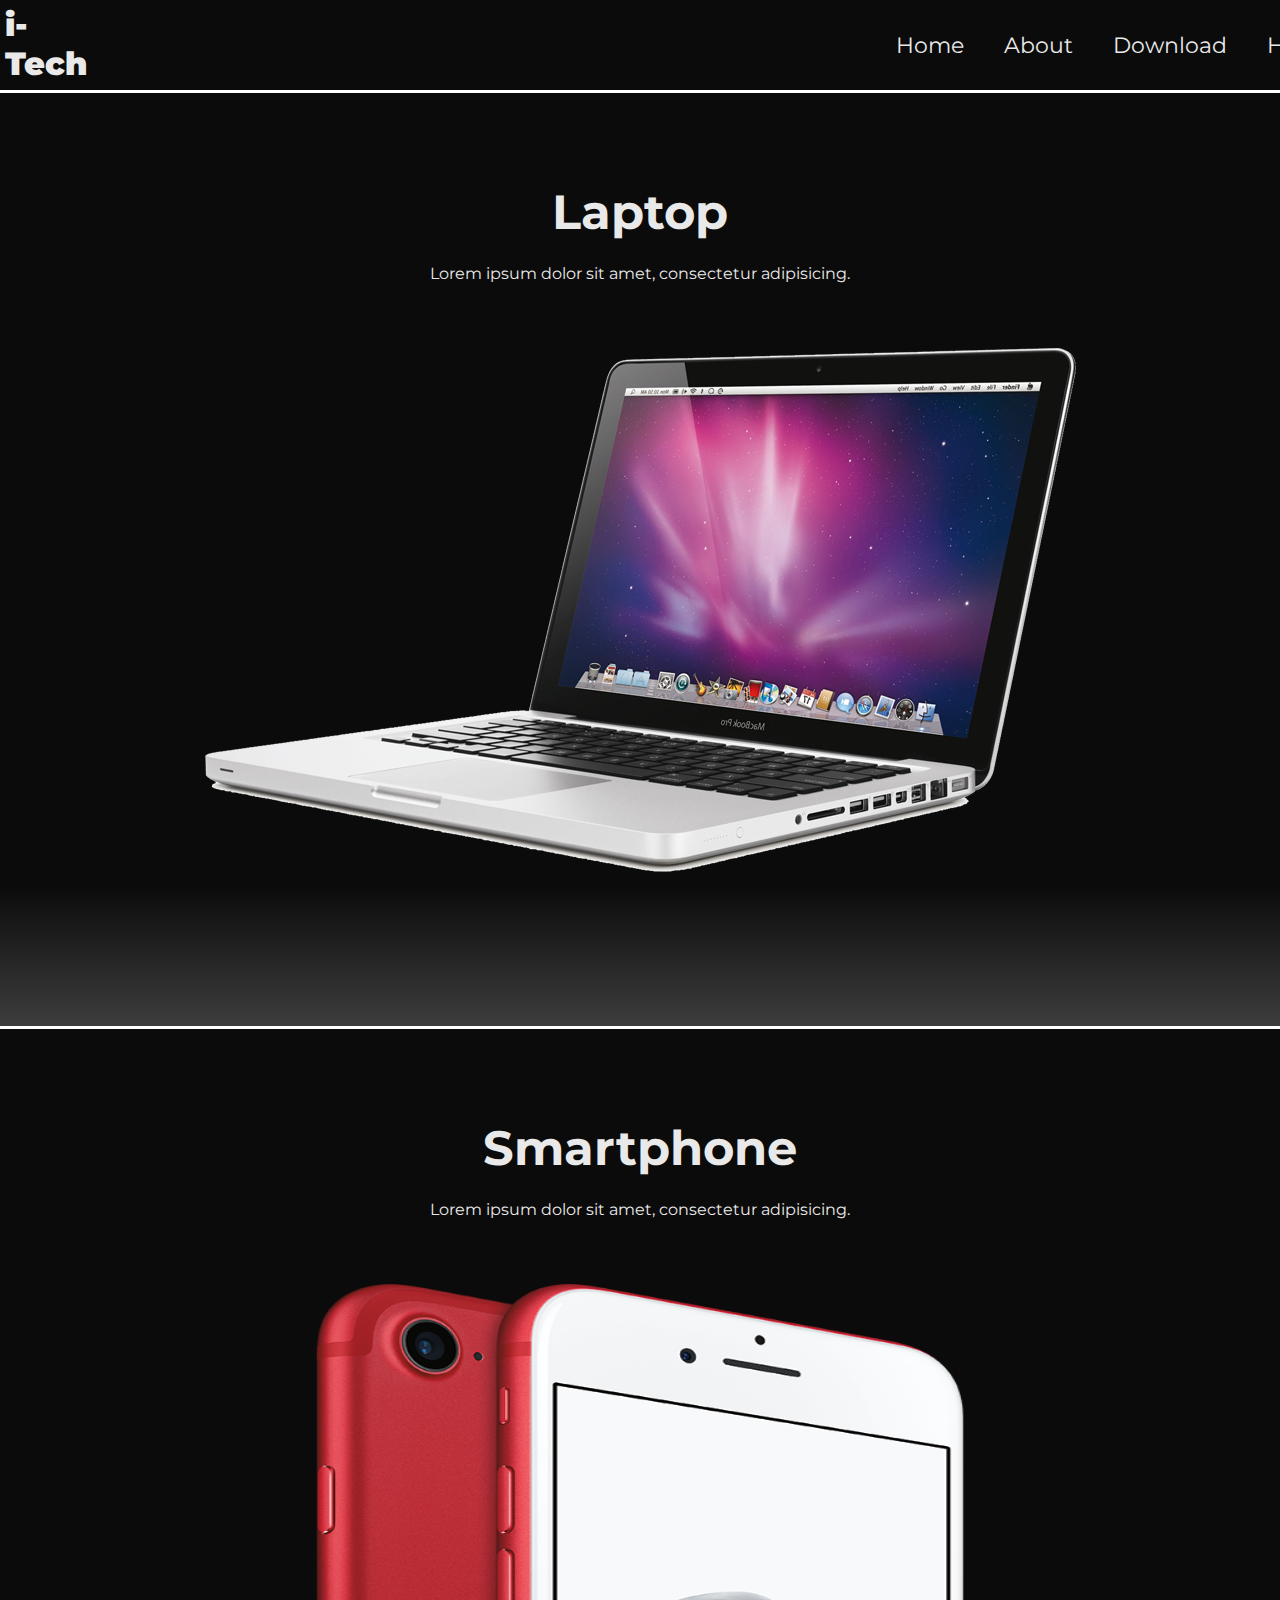
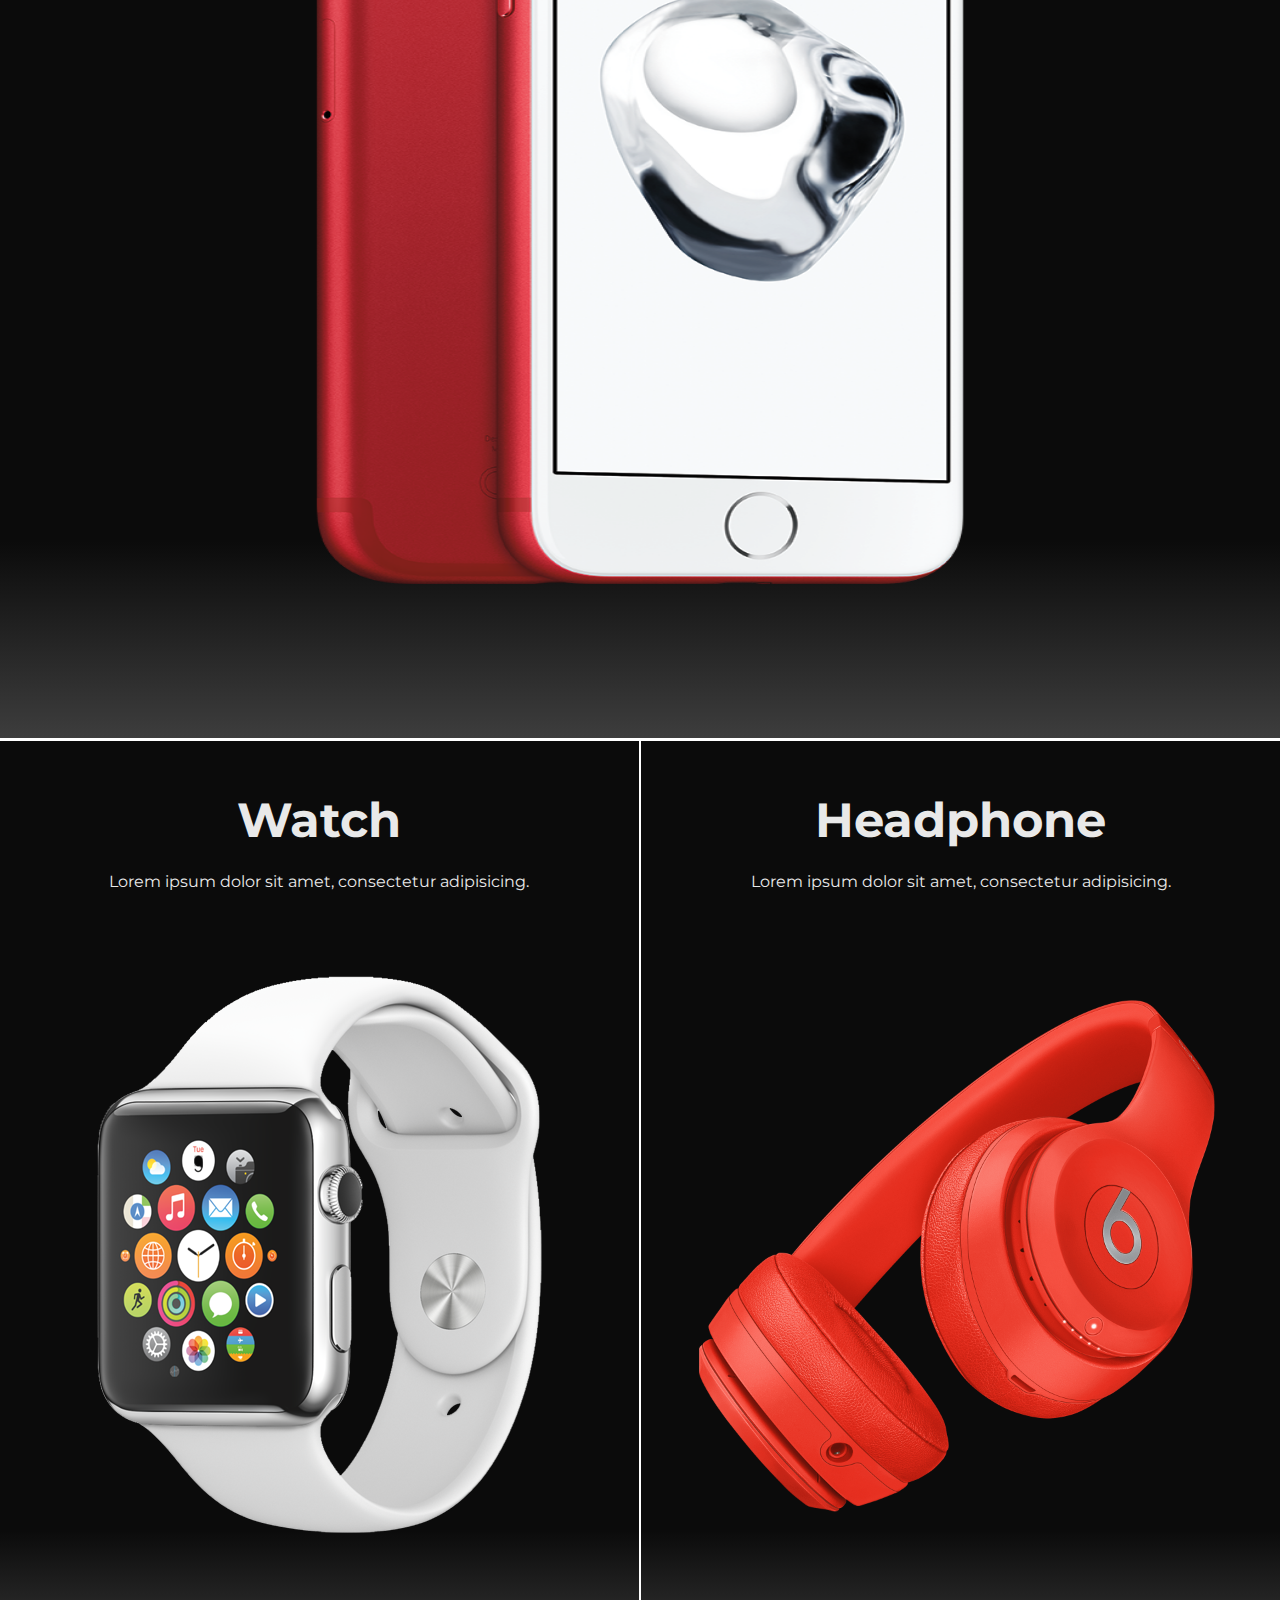
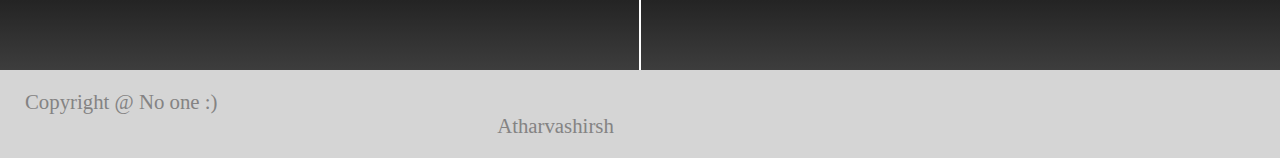
<file: Task1/index.html>
<!DOCTYPE html>
<html lang="en">
    <head>
        <meta charset="UTF-8" />
        <meta http-equiv="X-UA-Compatible" content="IE=edge" />
        <meta name="viewport" content="width=device-width, initial-scale=1.0" />
        <title>Landing page</title>

        <!-- CSS Linking -->
        <link rel="stylesheet" href="styles.css" />

        <!-- Fonts Linking -->
        <link rel="preconnect" href="https://fonts.googleapis.com" />
        <link rel="preconnect" href="https://fonts.gstatic.com" crossorigin />
        <link href="https://fonts.googleapis.com/css2?family=Montserrat:wght@100;400;900&display=swap" rel="stylesheet" />
    </head>
    <body>
        <nav>
            <h5>i-Tech</h5>
            <div class="links">
                <p>Home</p>
                <p>About</p>
                <p>Download</p>
                <p>Help</p>
            </div>
        </nav>
        <div class="products">
            <div class="laptop top items">
                <h1>Laptop</h1>
                <p>Lorem ipsum dolor sit amet, consectetur adipisicing.</p>
                <img src="images/laptop.png" alt="laptop" />
            </div>
            <div class="phone top items">
                <h1>Smartphone</h1>
                <p>Lorem ipsum dolor sit amet, consectetur adipisicing.</p>
                <img src="images/phone.png" alt="phone" width="700px" height="900px" />
            </div>
            <div class="bottomitems">
                <div class="watch bottom items">
                    <h1>Watch</h1>
                    <p>Lorem ipsum dolor sit amet, consectetur adipisicing.</p>
                    <img src="images/watch.png" alt="watch" width="600px" height="600px" />
                </div>
                <div class="headphone bottom items">
                    <h1>Headphone</h1>
                    <p>Lorem ipsum dolor sit amet, consectetur adipisicing.</p>
                    <img src="images/headphone.png" alt="headphone" width="600px" height="600px" />
                </div>
            </div>
        </div>

        <footer>
            <div class="ending">
                <p class="start">Copyright @ No one :)</p>
                <p class="end">Atharvashirsh</p>
            </div>
        </footer>
    </body>
</html>
</file>
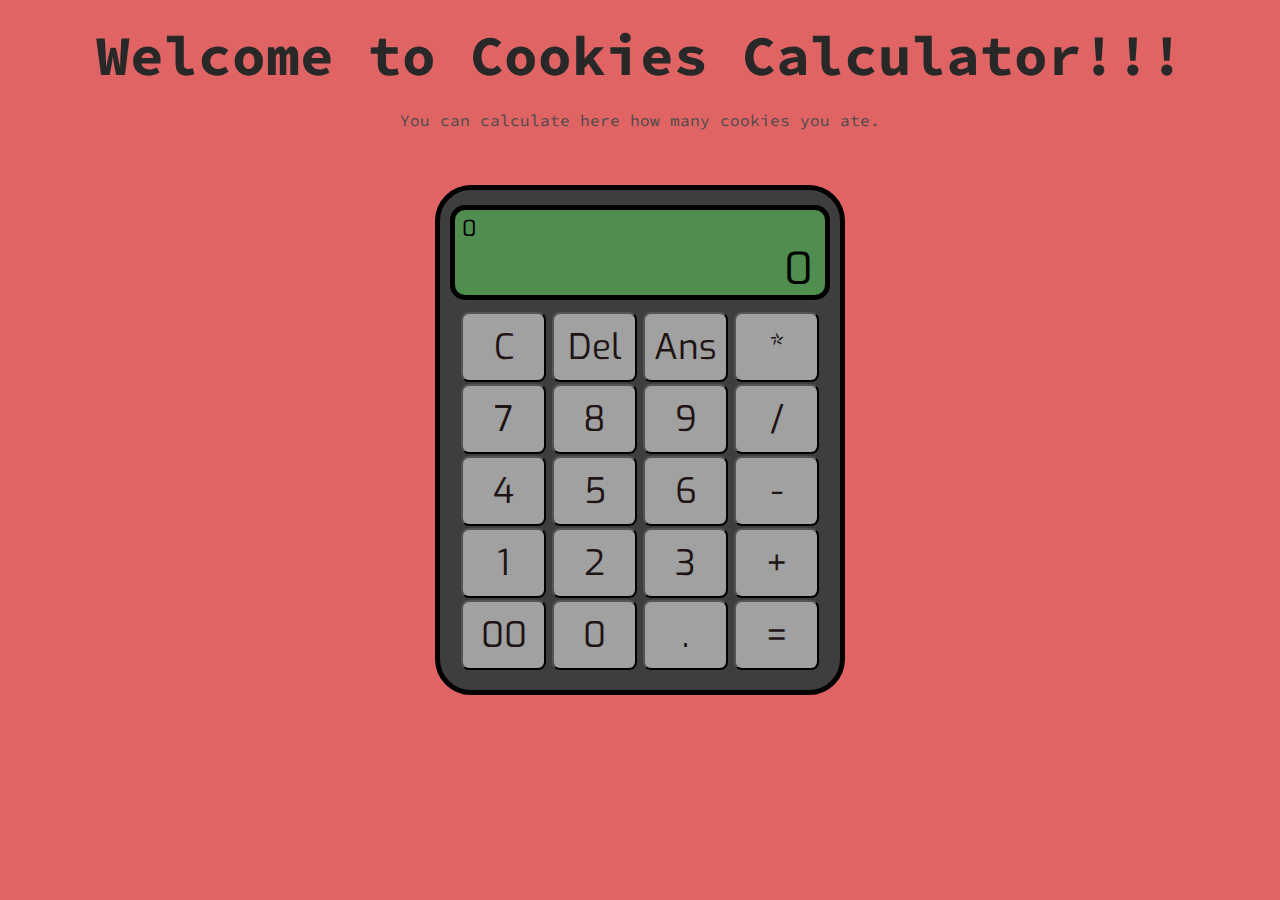
<file: Task2/index.html>
<!DOCTYPE html>
<html lang="en">
    <head>
        <meta charset="UTF-8" />
        <meta http-equiv="X-UA-Compatible" content="IE=edge" />
        <meta name="viewport" content="width=device-width, initial-scale=1.0" />

        <!-- CSS Linking -->
        <link rel="stylesheet" href="styles.css" />

        <!-- Favicon Linking -->
        <link rel="shortcut icon" href="Images/favicon.ico" type="image/x-icon" />

        <!-- Fonts Linking -->
        <link rel="preconnect" href="https://fonts.googleapis.com" />
        <link rel="preconnect" href="https://fonts.gstatic.com" crossorigin />
        <link href="https://fonts.googleapis.com/css2?family=Source+Code+Pro:wght@900&display=swap" rel="stylesheet" />

        <!-- Title -->
        <title>Cookies Calculator</title>
    </head>
    <body>
        <!-- Images Linking
        <img src="/Images/presents.png" alt="gifts.png" width="500px" id="gift-image" />
        <img src="/Images/santa-hat.png" alt="santa-hat.png" width="100px" id="hat-image" />
        <img src="/Images/smile.png" alt="cookie.png" width="150px" id="cookie-image" />
        <img src="/Images/snowman.png" alt="snowman.png" width="450px" id="snowman-image" /> -->

        <h1>Welcome to Cookies Calculator!!!</h1>
        <p>You can calculate here how many cookies you ate.</p>
        <div class="box">
            <div class="display">
                <input disabled type="text" name="input" id="inputscr" class="inputscr" />
                <input disabled type="text" name="output" id="outputscr" class="outputscr" />
            </div>
            <div class="keypad">
                <table>
                    <tr>
                        <td>
                            <button type="button" name="C" class="buttons" value="C">C</button>
                        </td>
                        <td>
                            <button type="button" name="Del" class="buttons" value="Del">Del</button>
                        </td>
                        <td>
                            <button type="button" name="()" class="buttons" value="()">Ans</button>
                        </td>
                        <td>
                            <button type="button" name="*" class="buttons" value="*">*</button>
                        </td>
                    </tr>

                    <tr>
                        <td>
                            <button type="button" name="7" value="7" class="buttons">7</button>
                        </td>

                        <td>
                            <button type="button" name="8" value="8" class="buttons">8</button>
                        </td>

                        <td>
                            <button type="button" name="9" value="9" class="buttons">9</button>
                        </td>
                        <td>
                            <button type="button" name="/" class="buttons">/</button>
                        </td>
                    </tr>
                    <tr>
                        <td>
                            <button type="button" name="4" value="4" class="buttons">4</button>
                        </td>

                        <td>
                            <button type="button" name="5" value="5" class="buttons">5</button>
                        </td>

                        <td>
                            <button type="button" name="6" value="6" class="buttons">6</button>
                        </td>

                        <td>
                            <button type="button" name="-" class="buttons">-</button>
                        </td>
                    </tr>

                    <tr>
                        <td>
                            <button type="button" name="1" value="1" class="buttons">1</button>
                        </td>
                        <td>
                            <button type="button" name="2" value="2" class="buttons">2</button>
                        </td>

                        <td>
                            <button type="button" name="3" value="3" class="buttons">3</button>
                        </td>
                        <td>
                            <button type="button" name="+" class="buttons">+</button>
                        </td>
                    </tr>

                    <tr>
                        <td>
                            <button type="button" name="00" value="00" class="buttons">00</button>
                        </td>
                        <td>
                            <button type="button" name="0" value="0" class="buttons">0</button>
                        </td>

                        <td>
                            <button type="button" name="." class="buttons">.</button>
                        </td>

                        <td>
                            <button type="button" name="=" class="buttons">=</button>
                        </td>
                    </tr>
                </table>
            </div>
        </div>
    </body>
    <!-- JavaScript Linking -->
    <script src="script.js"></script>
</html>
</file>
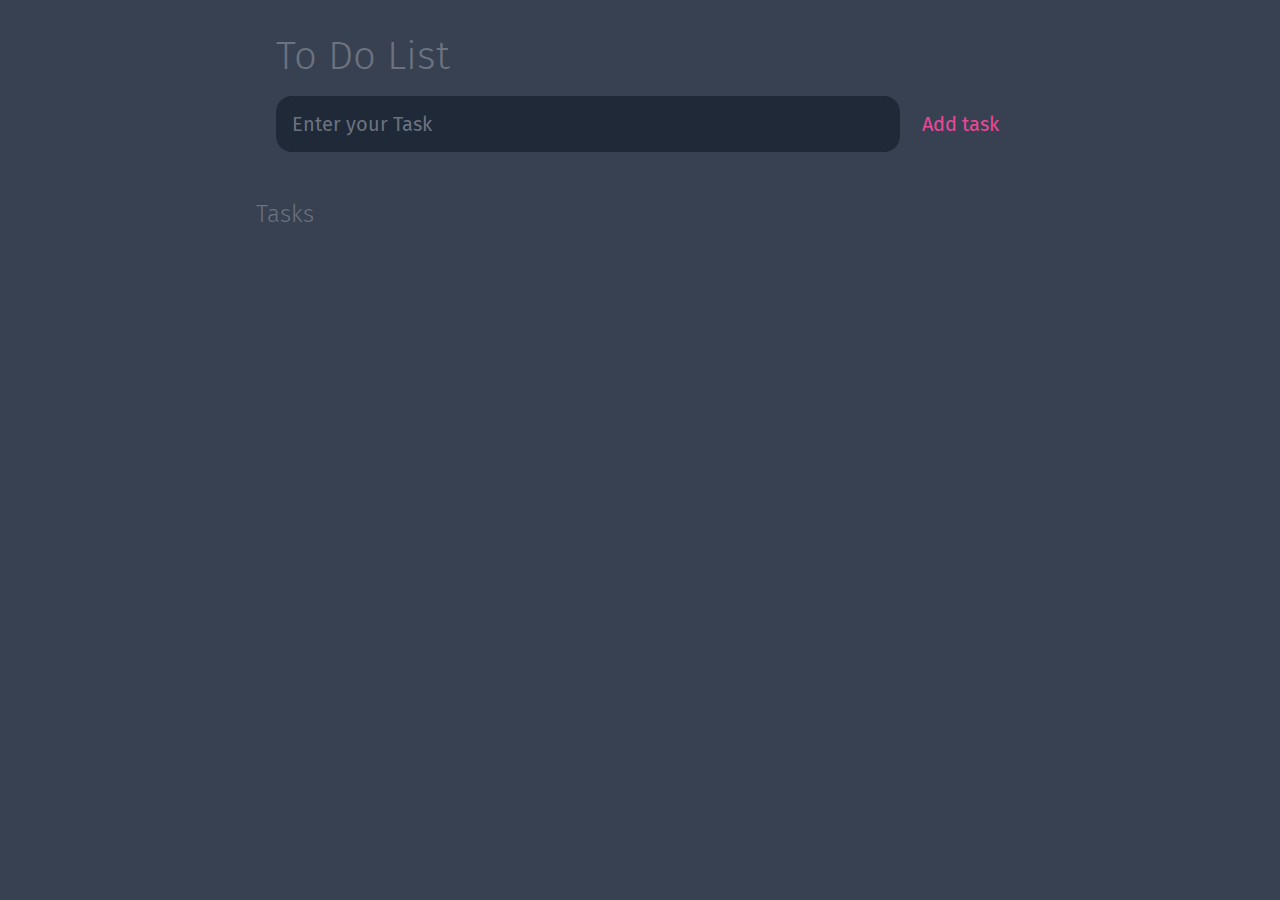
<file: Task3/index.html>
<!DOCTYPE html>
<html lang="en">
    <head>
        <meta charset="UTF-8" />
        <meta http-equiv="X-UA-Compatible" content="IE=edge" />
        <meta name="viewport" content="width=device-width, initial-scale=1.0" />
        <link rel="preconnect" href="https://fonts.googleapis.com" />
        <link rel="preconnect" href="https://fonts.gstatic.com" crossorigin />
        <link href="https://fonts.googleapis.com/css2?family=Fira+Sans&display=swap" rel="stylesheet" />
        <title>ToDo List</title>
        <link rel="stylesheet" href="styles.css" />
    </head>
    <body>
        <header>
            <h1>To Do List</h1>
            <form id="new-task-form">
                <input type="text" id="new-task-input" placeholder="Enter your Task" />
                <input type="submit" id="new-task-submit" value="Add task" />
            </form>
        </header>

        <main>
            <section class="task-list">
                <h2>Tasks</h2>
                <div id="tasks"></div>
            </section>
        </main>
    </body>
    <script src="script.js"></script>
</html>
</file>
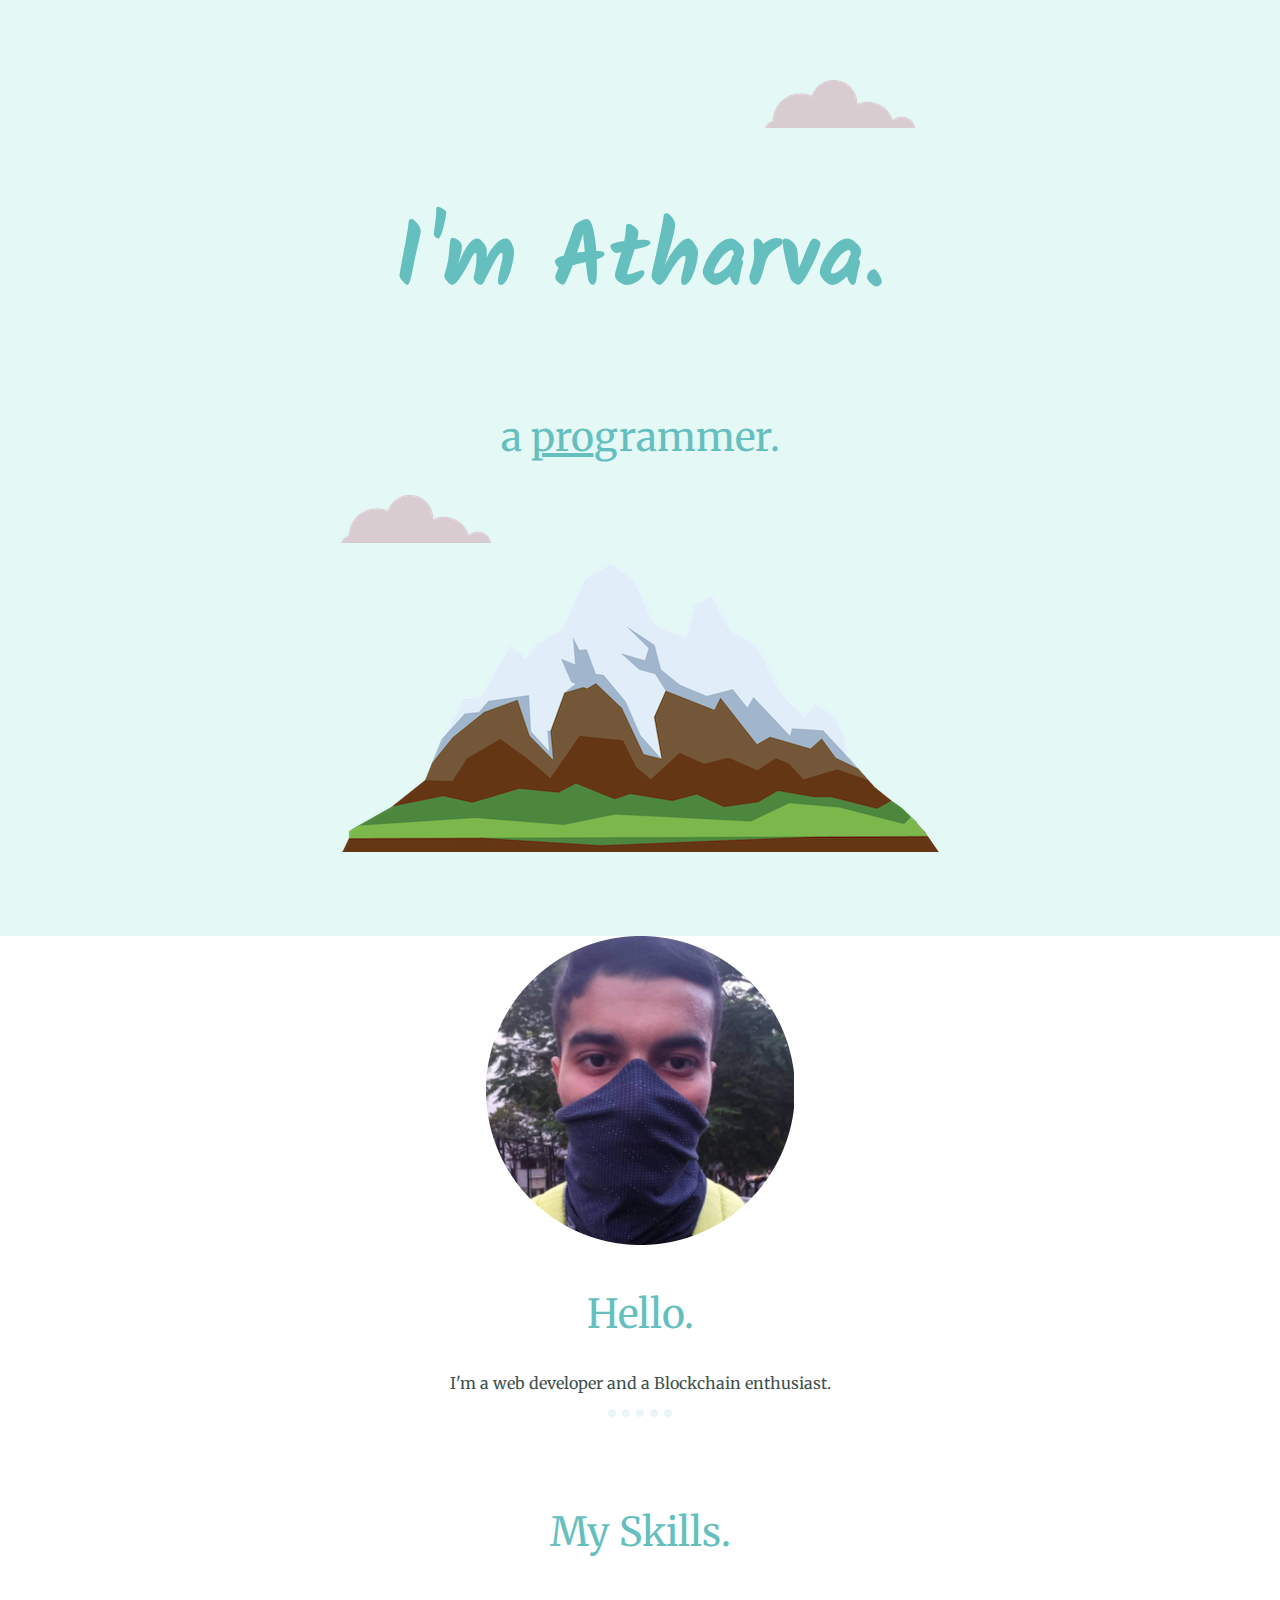
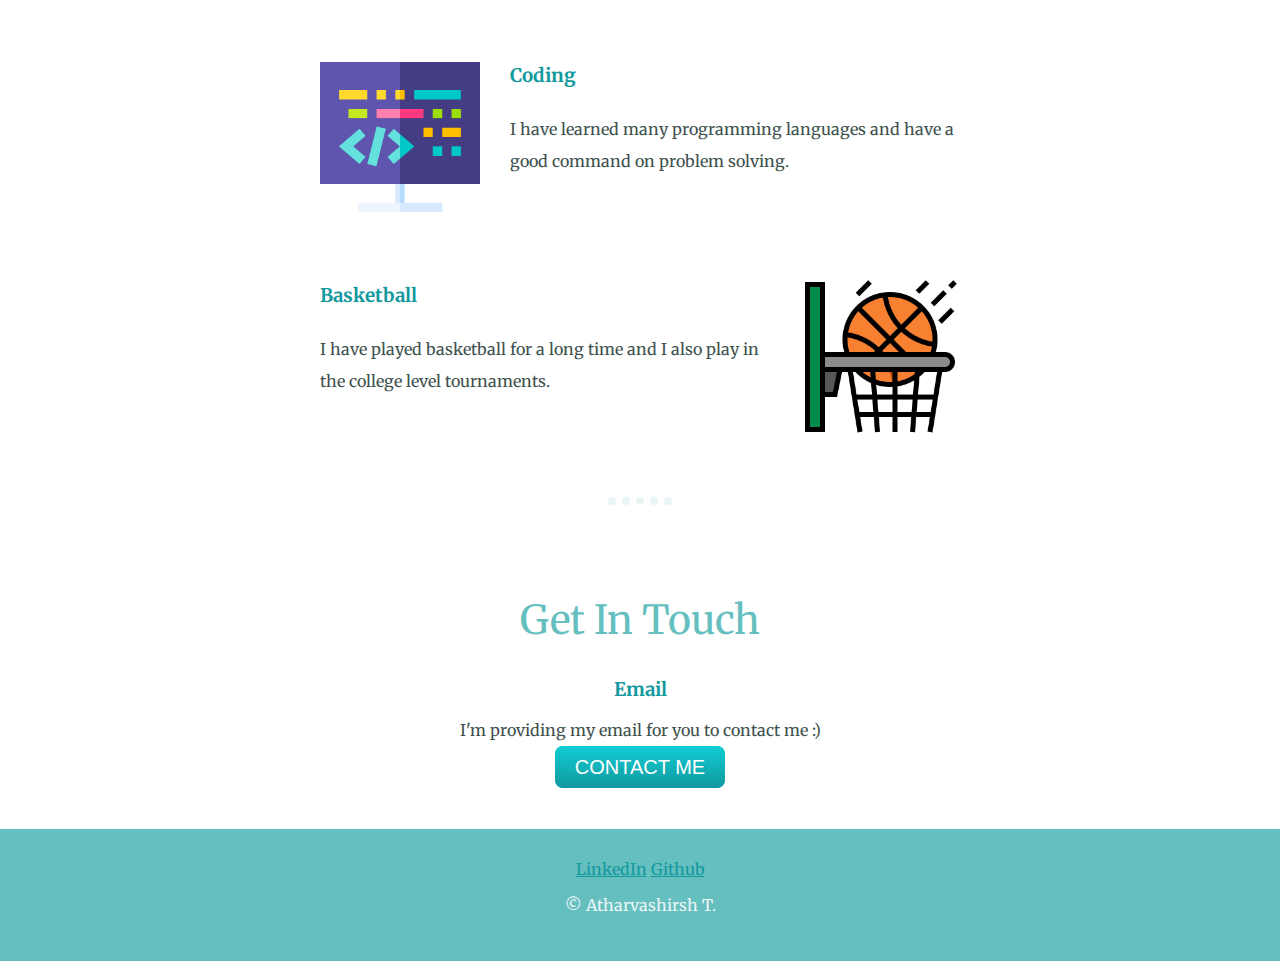
<file: Task4/index.html>
<!DOCTYPE html>
<html>
    <head>
        <meta charset="utf-8" />
        <title>Atharvashirsh Tiwary</title>
        <link rel="stylesheet" href="CSS/style.css" />
        <link rel="icon" href="Images/icon.ico" />
        <link rel="preconnect" href="https://fonts.googleapis.com" />
        <link rel="preconnect" href="https://fonts.gstatic.com" crossorigin />
        <link href="https://fonts.googleapis.com/css2?family=Merriweather&display=swap" rel="stylesheet" />
        <link rel="preconnect" href="https://fonts.googleapis.com" />
        <link rel="preconnect" href="https://fonts.gstatic.com" crossorigin />
        <link href="https://fonts.googleapis.com/css2?family=Kalam&display=swap" rel="stylesheet" />
    </head>

    <body>
        <div class="top">
            <img class="top-cloud" src="Images/cloud.png" alt="cloud" />
            <h1>I'm Atharva.</h1>
            <h2>a <span class="pro">pro</span>grammer.</h2>
            <img class="bottom-cloud" src="Images/cloud.png" alt="cloud" />
            <img src="Images/mountain.png" alt="mountain" />
        </div>

        <div class="middle-container">
            <div class="profile">
                <img src="Images\atharva.png" alt="atharva.png" />
                <h2>Hello.</h2>
                <p>I'm a web developer and a Blockchain enthusiast.</p>
            </div>

            <hr />

            <div class="skills">
                <h2>My Skills.</h2>
                <div class="skill-row">
                    <img class="coding" src="Images\coding.png" alt="coding.png" />
                    <h3>Coding</h3>
                    <p>I have learned many programming languages and have a good command on problem solving.</p>
                </div>
                <div class="skill-row">
                    <img class="basketball" src="Images\basketball.png" alt="basketball.png" />
                    <h3>Basketball</h3>
                    <p>I have played basketball for a long time and I also play in the college level tournaments.</p>
                </div>
            </div>

            <hr />

            <div class="contact-me">
                <h2>Get In Touch</h2>
                <h3>Email</h3>
                <p>I'm providing my email for you to contact me :)</p>
                <a class="btn" href="mailto:astw21209@gmail.com">CONTACT ME</a>
            </div>
        </div>

        <div class="bottom-container">
            <a class="footer-link" href="https://www.linkedin.com/in/atharvashirsh-t-99648a250">LinkedIn</a>
            <a class="footer-link" href="https://github.com/atharvashirsht">Github</a>
            <p class="copyright">© Atharvashirsh T.</p>
        </div>
    </body>
</html>
</file>
<file: Task1/styles.css>
* {
    margin: 0;
    padding: 0;
    font-family: "Montserrat";
    /* background-color: rgb(233, 233, 233); */
}
nav {
    display: flex;
    background-color: rgb(11, 11, 11);
    color: rgb(233, 233, 233);
    width: 100%;
    min-height: 10vh;
}

nav h5,
p {
    margin: 5px;
}

nav h5 {
    font-size: xx-large;
    font-weight: 900;
    cursor: pointer;
    transition: 0.4s;
}

nav h5:hover {
    margin-top: -1px;
}

.links {
    position: relative;
    display: flex;
    margin-left: 49em;
    align-items: center;
}

.links p:hover {
    color: rgb(197, 197, 197);
}

.links p {
    font-size: 1.4rem;
    cursor: pointer;
    margin: 0 20px;
}

.top {
    text-align: center;
    padding: 90px 0;
}

.items {
    background-image: linear-gradient(180deg, rgb(11, 11, 11) 85%, rgb(61, 61, 61));
    color: rgb(233, 233, 233);
    margin-top: 3px;
}

.top h1 {
    font-size: 3rem;
    margin-bottom: 23px;
}

.items img {
    margin: 60px 0;
}

.bottomitems {
    display: flex;
    flex-direction: row;
}

.watch {
    margin-right: 0.1%;
}

.headphone {
    margin-left: 0.1%;
}

.bottom {
    width: 50%;
    text-align: center;
    padding: 50px 0;
}

.bottom h1 {
    font-size: 3rem;
    margin-bottom: 23px;
}

.ending {
    background-color: rgb(213, 213, 213);
    margin: 0;
    padding: 20px 0;
}

.ending p {
    display: inline-block;
    width: 46%;
    margin: 0 25px;
    font-family: "Times New Roman";
    font-size: 1.3rem;
    color: rgb(132, 131, 131);
}

.ending p:last-of-type {
    text-align: end;
}
</file>
<file: Task2/styles.css>
@import url("https://fonts.googleapis.com/css2?family=Exo:wght@500&display=swap");

* {
    margin: 0;
    padding: 0;
}
body {
    background-color: rgb(224, 100, 100);
    font-family: "Source Code Pro";
}

img {
    position: absolute;
}

#gift-image {
    margin: 230px 10px;
    opacity: 0.35;
}

#hat-image {
    margin: 134px 910px;
}

#cookie-image {
    margin: 105px 1150px;
    opacity: 30;
}

#snowman-image {
    margin: 277px 1050px;
    opacity: 0.35;
}

h1 {
    text-align: center;
    margin: 20px 0;
    color: rgb(40, 40, 40);
    font-family: "Source Code Pro";
    font-size: 3.5rem;
}

p {
    text-align: center;
    color: rgb(74, 74, 74);
}

.box {
    margin: 55px auto 55px;
    height: 500px;
    width: 400px;
    background-color: rgb(63, 61, 61);
    border-radius: 36px;
    border: 5px solid;
}

.display {
    margin: 15px auto 10px;
    padding-top: 10px;
    height: 75px;
    width: 370px;
    background-color: rgb(80, 142, 80);
    border-radius: 15px;
    border: 5px solid;
}

.keypad {
    display: flex;
    justify-content: center;
    align-items: center;
}

button:hover {
    background-color: rgb(110, 110, 110);
    cursor: pointer;
}

.buttons {
    font-size: 2.2rem;
    border-radius: 8px;
    width: 85px;
    height: 70px;
    color: rgb(32, 20, 20);
    background-color: rgb(161, 161, 161);
    margin: 0px 2px;
    font-family: "Exo";
}

.inputscr {
    height: 16px;
    width: 333px;
    margin: -12px 3px;
    padding: 4px;
    font-size: 22px;
    background: none;
    border: none;
    color: black;
    font-family: "Exo";
}
.outputscr {
    font-size: 44px;
    height: 32px;
    width: 350px;
    margin: 9px 4px;
    padding: 4px;
    text-align: end;
    background: none;
    border: none;
    color: black;
    font-family: "Exo";
}
</file>
<file: Task3/styles.css>
:root {
    --dark: #374151;
    --darker: #1f2937;
    --darkest: #111827;
    --gray: #6b7280;
    --light: #eee;
    --pink: #ec4899;
    --purple: #8b5cf6;
}

* {
    box-sizing: border-box;
    margin: 0;
    font-family: "Fira Sans", sans-serif;
}

body {
    display: flex;
    flex-direction: column;
    min-height: 100vh;
    background: var(--dark);
    color: #fff;
}

header {
    padding: 2rem 1rem;
    max-width: 800px;
    margin: 0 auto;
}

header h1 {
    font-size: 2.5rem;
    font-weight: 300;
    color: var(--gray);
    margin-bottom: 1rem;
}

#new-task-form {
    display: flex;
}

input,
button {
    appearance: none;
    border: none;
    outline: none;
    background: none;
}

#new-task-input {
    flex: 1 1 0%;
    width: 39rem;
    background-color: var(--darker);
    padding: 1rem;
    border-radius: 1rem;
    margin-right: 1rem;
    color: var(--light);
    font-size: 1.25rem;
}

#new-task-input::placeholder {
    color: var(--gray);
}

#new-task-submit {
    color: var(--pink);
    font-size: 1.25rem;
    cursor: pointer;
    transition: 0.4s;
}

#new-task-submit:hover {
    opacity: 0.8;
}

#new-task-submit:active {
    opacity: 0.6;
}

main {
    flex: 1 1 0%;
    max-width: 800px;
    width: 100%;
    margin: 0 auto;
}

.task-list {
    padding: 1rem;
}

.task-list h2 {
    font-size: 1.5rem;
    font-weight: 300;
    color: var(--gray);
    margin-bottom: 1rem;
}

#tasks .task {
    display: flex;
    justify-content: space-between;
    background-color: var(--darkest);
    padding: 1rem;
    margin: 1rem;
    border-radius: 1rem;
}

#tasks .task .content {
    flex: 1 1 0%;
}

#tasks .task .content .text {
    color: var(--light);
    font-size: 1.125rem;
    width: 100%;
    display: block;
    transition: 0.4s;
}

#tasks .task .content .text:not(:read-only) {
    color: var(--pink);
}

#tasks .task .actions {
    display: flex;
    margin: 0 -0.5rem;
}

.task .actions button {
    cursor: pointer;
    margin: 0 0.5rem;
    font-size: 1.125rem;
    font-weight: 700;
    text-transform: uppercase;
    transition: 0.4s;
}

.task .actions button:hover {
    opacity: 0.8;
}

.task .actions button:active {
    opacity: 0.6;
}

.task .actions .edit {
    color: var(--pink);
}

.task .actions .delete {
    color: crimson;
}
</file>
<file: Task4/CSS/style.css>
body
{
    margin: 0; 
    text-align: center;
    font-family: 'Merriweather',  serif;
    
}

h1
{
    margin-top: 40px;
    font-size: 5.625rem;
    font-family: 'Kalam',serif;
    color:  #66BFBF;
    line-height: 2;
}

h2
{
    font-size: 2.5rem;
    margin-top: 40px;
    color:  #66BFBF;
    font-weight: normal;
}

h3{
    color: #11999E;
}

a{
    color: #11999E;
}

p{
    color: #40514E;
}

.top 
{
    background-color: #E4F9F5;
    padding: 80px;
}   


.pro
{
    text-decoration: underline;
}

.bottom-cloud
{
    position: absolute;
}

.top-cloud
{
    position: relative;
    left : 200px;
}

.skill-row
{
    width: 50%;
    margin: 100px auto;
    text-align: left;
    line-height: 2;
    
}

.coding
{
    width: 25%;
    float: left;
    padding-right: 30px;
}
.basketball
{
    width: 25%;
    float: right;
    padding-left: 30px;
}

.btn {
    background: #11cdd4;
    background-image: -webkit-linear-gradient(top, #11cdd4, #11999e);
    background-image: -moz-linear-gradient(top, #11cdd4, #11999e);
    background-image: -ms-linear-gradient(top, #11cdd4, #11999e);
    background-image: -o-linear-gradient(top, #11cdd4, #11999e);
    background-image: linear-gradient(to bottom, #11cdd4, #11999e);
    -webkit-border-radius: 8;
    -moz-border-radius: 8;
    border-radius: 8px;
    font-family: Arial;
    color: #ffffff;
    font-size: 20px;
    padding: 10px 20px 10px 20px;
    text-decoration: none;
    margin: 50px auto;
  }
  
.btn:hover {
    background: #30e3cb;
    background-image: -webkit-linear-gradient(top, #30e3cb, #2bc4ad);
    background-image: -moz-linear-gradient(top, #30e3cb, #2bc4ad);
    background-image: -ms-linear-gradient(top, #30e3cb, #2bc4ad);
    background-image: -o-linear-gradient(top, #30e3cb, #2bc4ad);
    background-image: linear-gradient(to bottom, #30e3cb, #2bc4ad);
    text-decoration: none;
}

hr
{
    padding-top: 25px;
    padding-bottom: 25px;
    border-width: 8px;
    width: 5%;
    color: #EAF6F6;
    border-style: none;
    border-top-style: dotted;
}

.bottom-container
{
    margin-top: 50px;
    background-color: #66BFBF;
    padding: 30px;
}

.copyright
{
    color: #EAF6F6;
}
</file>
